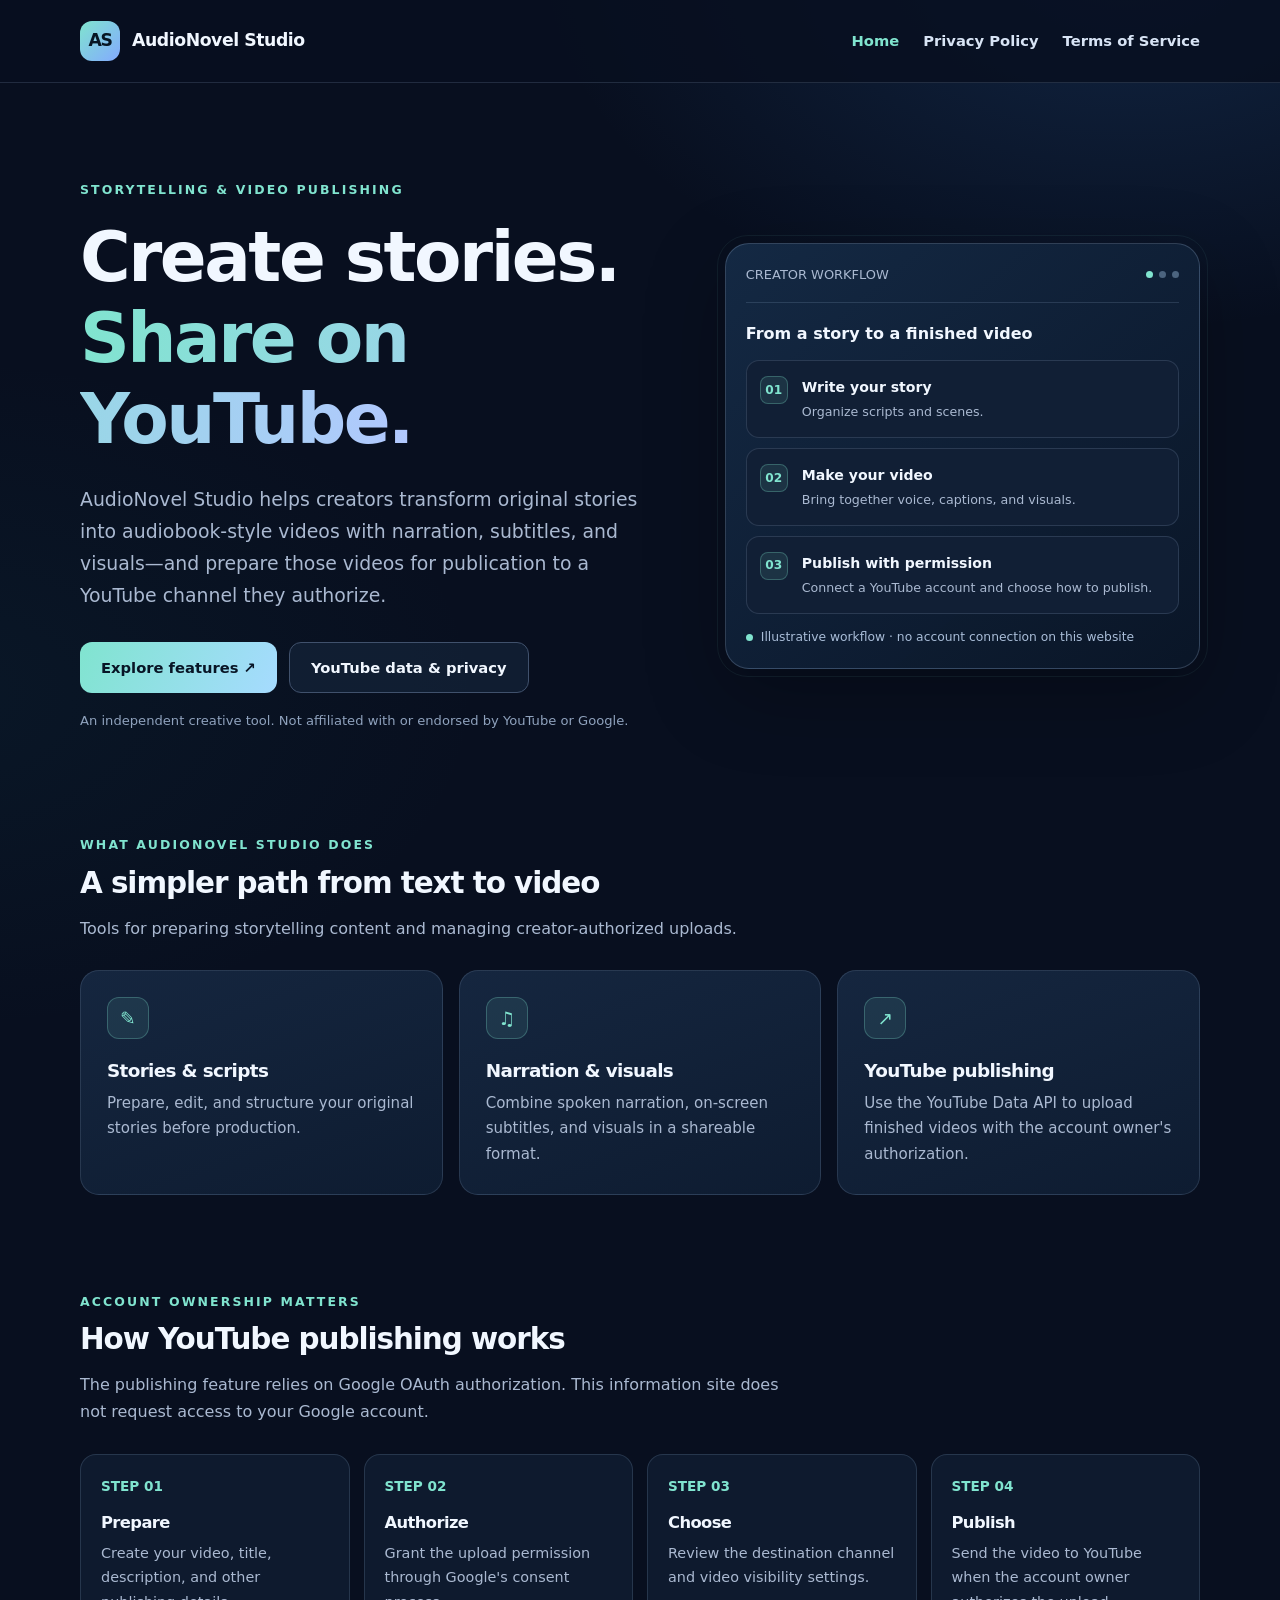
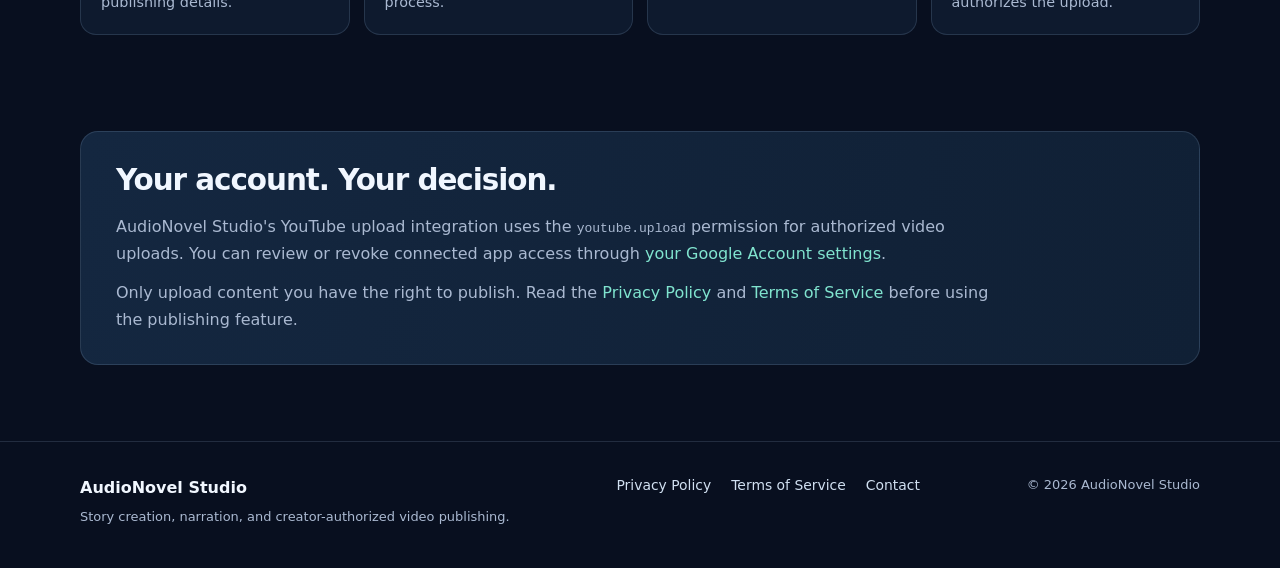
<file: index.html>
<!doctype html>
<html lang="en">
<head>
  <meta charset="utf-8">
  <meta name="viewport" content="width=device-width, initial-scale=1">
  <meta name="theme-color" content="#080f1f">
  <meta name="description" content="AudioNovel Studio helps creators turn written stories into narrated videos and publish to YouTube with their authorization.">
  <meta property="og:type" content="website">
  <meta property="og:title" content="AudioNovel Studio | Create stories. Share on YouTube.">
  <meta property="og:description" content="Create narrated storytelling videos and manage authorized publishing to YouTube.">
  <title>AudioNovel Studio | Create stories. Share on YouTube.</title>
  <link rel="icon" type="image/svg+xml" href="favicon.svg">
  <link rel="stylesheet" href="styles.css">
</head>
<body>
  <a class="skip-link" href="#main">Skip to content</a>
  <header class="site-header">
    <div class="container header-row">
      <a class="brand" href="index.html" aria-label="AudioNovel Studio home"><span class="brand-mark" aria-hidden="true">AS</span>AudioNovel Studio</a>
      <nav class="main-nav" aria-label="Main navigation">
        <a href="index.html" aria-current="page">Home</a>
        <a href="privacy.html">Privacy Policy</a>
        <a href="terms.html">Terms of Service</a>
      </nav>
    </div>
  </header>
  <main id="main">
    <section class="hero">
      <div class="container hero-grid">
        <div>
          <div class="eyebrow">Storytelling &amp; video publishing</div>
          <h1>Create stories.<br><span>Share on YouTube.</span></h1>
          <p class="lead">AudioNovel Studio helps creators transform original stories into audiobook-style videos with narration, subtitles, and visuals—and prepare those videos for publication to a YouTube channel they authorize.</p>
          <div class="actions">
            <a class="button" href="#features">Explore features <span aria-hidden="true">&nbsp;↗</span></a>
            <a class="button button-outline" href="privacy.html">YouTube data &amp; privacy</a>
          </div>
          <p class="micro">An independent creative tool. Not affiliated with or endorsed by YouTube or Google.</p>
        </div>
        <div class="preview" aria-label="Illustration of an authorized publishing workflow">
          <div class="preview-head"><span>CREATOR WORKFLOW</span><div class="dots" aria-hidden="true"><i></i><i></i><i></i></div></div>
          <p class="preview-title">From a story to a finished video</p>
          <div class="preview-item"><span class="preview-number">01</span><div><strong>Write your story</strong><small>Organize scripts and scenes.</small></div></div>
          <div class="preview-item"><span class="preview-number">02</span><div><strong>Make your video</strong><small>Bring together voice, captions, and visuals.</small></div></div>
          <div class="preview-item"><span class="preview-number">03</span><div><strong>Publish with permission</strong><small>Connect a YouTube account and choose how to publish.</small></div></div>
          <div class="status">Illustrative workflow · no account connection on this website</div>
        </div>
      </div>
    </section>
    <section class="section" id="features">
      <div class="container">
        <div class="section-title"><div class="eyebrow">What AudioNovel Studio does</div><h2>A simpler path from text to video</h2><p>Tools for preparing storytelling content and managing creator-authorized uploads.</p></div>
        <div class="card-grid">
          <article class="card"><div class="card-icon" aria-hidden="true">✎</div><h3>Stories &amp; scripts</h3><p>Prepare, edit, and structure your original stories before production.</p></article>
          <article class="card"><div class="card-icon" aria-hidden="true">♫</div><h3>Narration &amp; visuals</h3><p>Combine spoken narration, on-screen subtitles, and visuals in a shareable format.</p></article>
          <article class="card"><div class="card-icon" aria-hidden="true">↗</div><h3>YouTube publishing</h3><p>Use the YouTube Data API to upload finished videos with the account owner's authorization.</p></article>
        </div>
      </div>
    </section>
    <section class="section" id="workflow">
      <div class="container">
        <div class="section-title"><div class="eyebrow">Account ownership matters</div><h2>How YouTube publishing works</h2><p>The publishing feature relies on Google OAuth authorization. This information site does not request access to your Google account.</p></div>
        <div class="steps">
          <article class="step"><div class="step-number">STEP 01</div><h3>Prepare</h3><p>Create your video, title, description, and other publishing details.</p></article>
          <article class="step"><div class="step-number">STEP 02</div><h3>Authorize</h3><p>Grant the upload permission through Google's consent process.</p></article>
          <article class="step"><div class="step-number">STEP 03</div><h3>Choose</h3><p>Review the destination channel and video visibility settings.</p></article>
          <article class="step"><div class="step-number">STEP 04</div><h3>Publish</h3><p>Send the video to YouTube when the account owner authorizes the upload.</p></article>
        </div>
      </div>
    </section>
    <section class="section">
      <div class="container">
        <div class="notice"><h2>Your account. Your decision.</h2><p>AudioNovel Studio's YouTube upload integration uses the <code>youtube.upload</code> permission for authorized video uploads. You can review or revoke connected app access through <a href="https://myaccount.google.com/permissions" target="_blank" rel="noopener noreferrer">your Google Account settings</a>.</p><p>Only upload content you have the right to publish. Read the <a href="privacy.html">Privacy Policy</a> and <a href="terms.html">Terms of Service</a> before using the publishing feature.</p></div>
      </div>
    </section>
  </main>
  <footer class="site-footer">
    <div class="container footer-row"><div><strong>AudioNovel Studio</strong><div><small>Story creation, narration, and creator-authorized video publishing.</small></div></div><nav class="footer-links" aria-label="Legal and contact"><a href="privacy.html">Privacy Policy</a><a href="terms.html">Terms of Service</a><a href="mailto:nguyenming6464@gmail.com">Contact</a></nav><small>&copy; 2026 AudioNovel Studio</small></div>
  </footer>
</body>
</html>
</file>
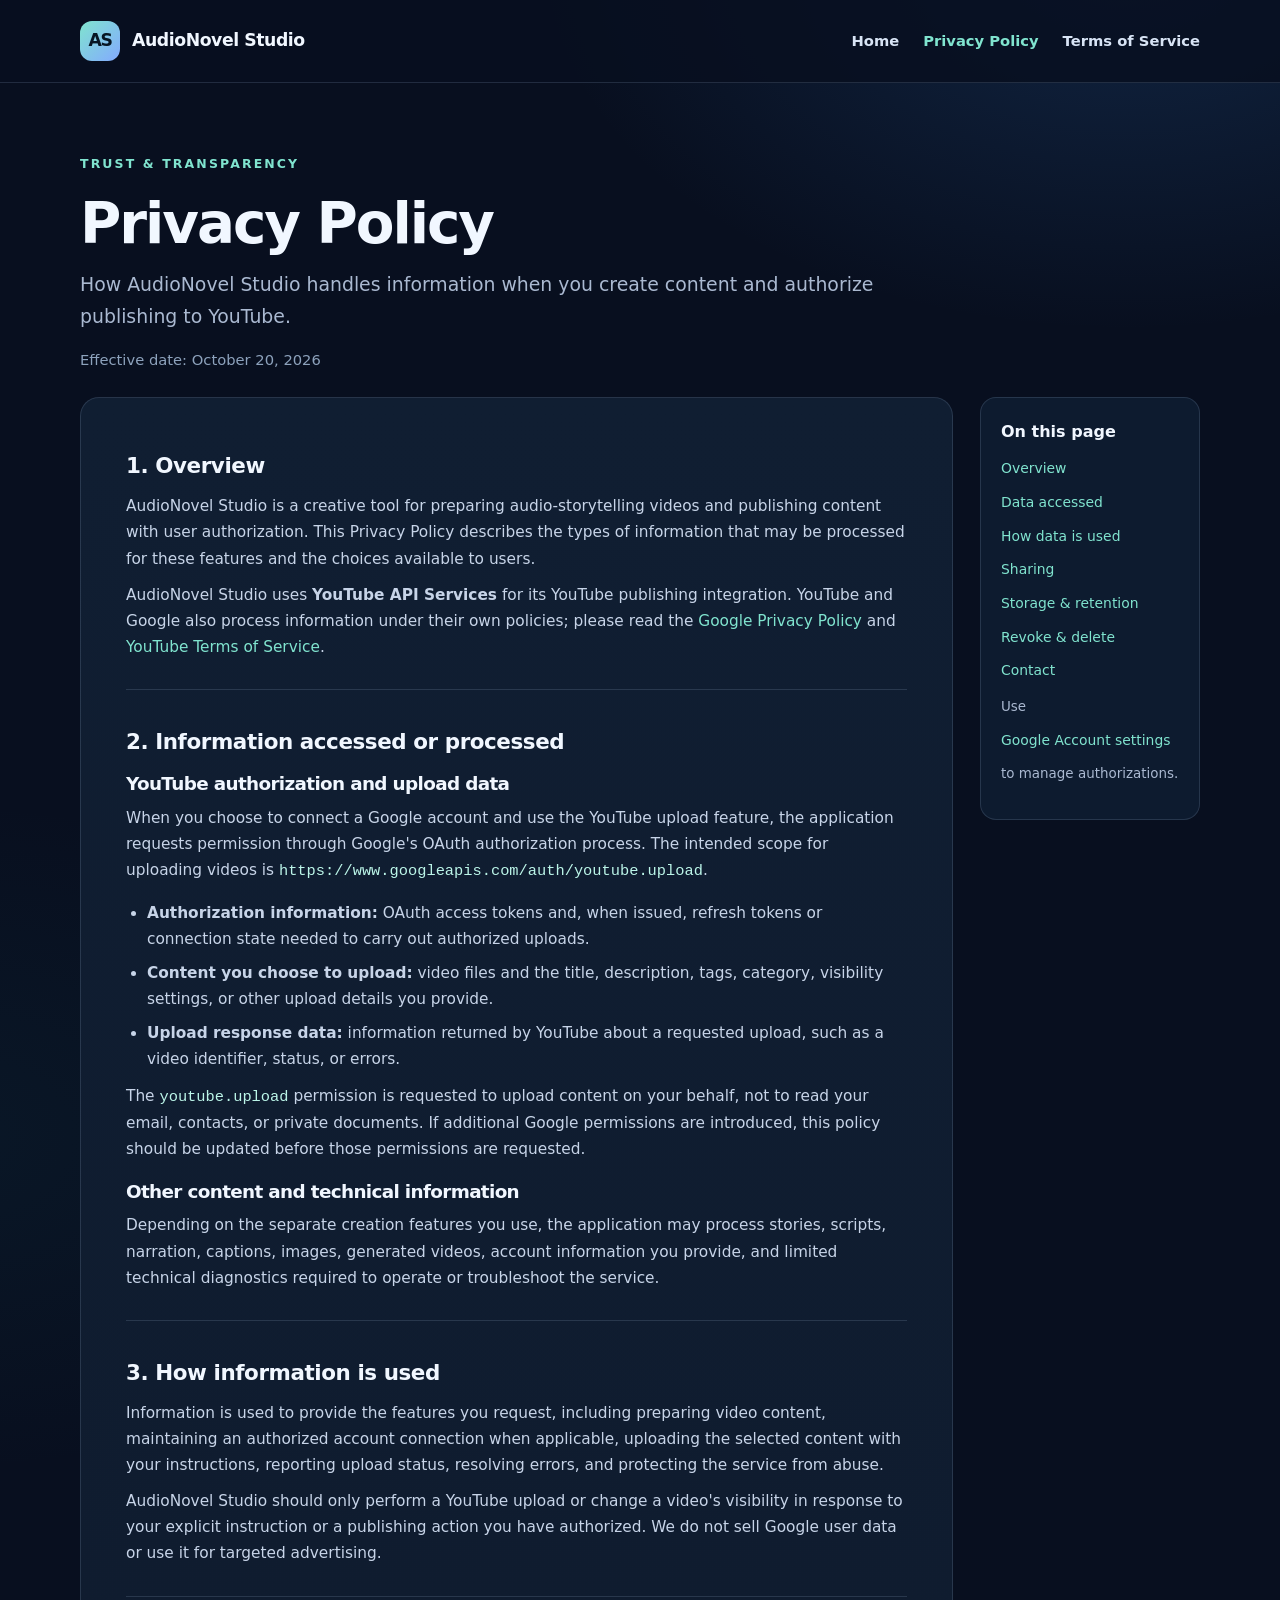
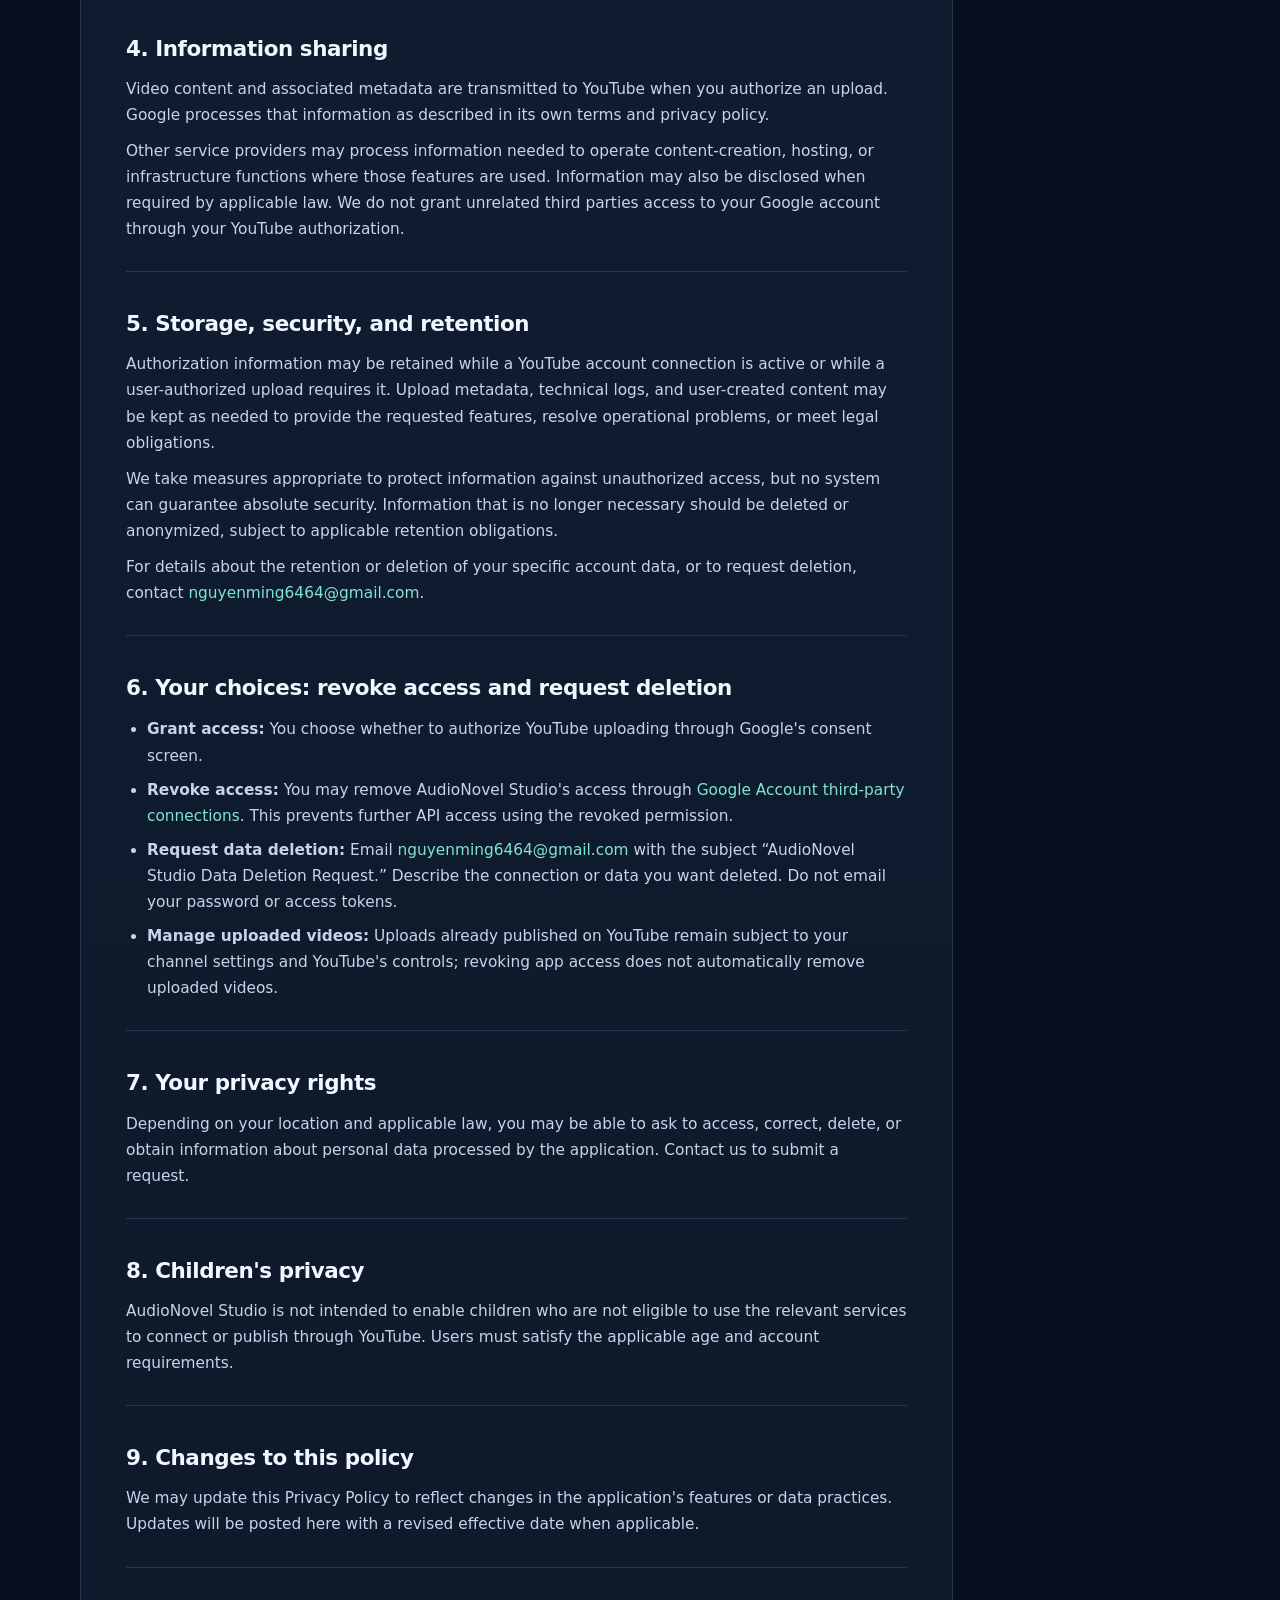
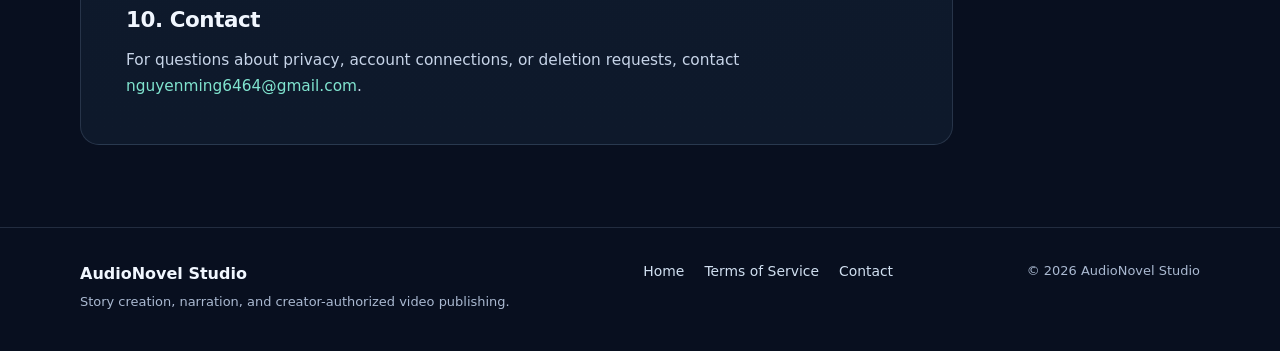
<file: privacy.html>
<!doctype html>
<html lang="en">
<head>
  <meta charset="utf-8">
  <meta name="viewport" content="width=device-width, initial-scale=1">
  <meta name="theme-color" content="#080f1f">
  <meta name="description" content="Learn how AudioNovel Studio handles information associated with authorized YouTube video uploads.">
  <title>Privacy Policy | AudioNovel Studio</title>
  <link rel="icon" type="image/svg+xml" href="favicon.svg">
  <link rel="stylesheet" href="styles.css">
</head>
<body>
  <a class="skip-link" href="#main">Skip to content</a>
  <header class="site-header"><div class="container header-row"><a class="brand" href="index.html" aria-label="AudioNovel Studio home"><span class="brand-mark" aria-hidden="true">AS</span>AudioNovel Studio</a><nav class="main-nav" aria-label="Main navigation"><a href="index.html">Home</a><a href="privacy.html" aria-current="page">Privacy Policy</a><a href="terms.html">Terms of Service</a></nav></div></header>
  <main id="main">
    <section class="doc-hero"><div class="container"><div class="eyebrow">Trust &amp; transparency</div><h1>Privacy Policy</h1><p class="lead">How AudioNovel Studio handles information when you create content and authorize publishing to YouTube.</p><p class="doc-date">Effective date: October 20, 2026</p></div></section>
    <div class="container doc-wrap"><div class="doc-layout">
      <article class="doc-article">
        <section id="overview"><h2>1. Overview</h2><p>AudioNovel Studio is a creative tool for preparing audio-storytelling videos and publishing content with user authorization. This Privacy Policy describes the types of information that may be processed for these features and the choices available to users.</p><p>AudioNovel Studio uses <strong>YouTube API Services</strong> for its YouTube publishing integration. YouTube and Google also process information under their own policies; please read the <a href="https://policies.google.com/privacy" target="_blank" rel="noopener noreferrer">Google Privacy Policy</a> and <a href="https://www.youtube.com/t/terms" target="_blank" rel="noopener noreferrer">YouTube Terms of Service</a>.</p></section>
        <section id="information"><h2>2. Information accessed or processed</h2><h3>YouTube authorization and upload data</h3><p>When you choose to connect a Google account and use the YouTube upload feature, the application requests permission through Google's OAuth authorization process. The intended scope for uploading videos is <code>https://www.googleapis.com/auth/youtube.upload</code>.</p><ul><li><strong>Authorization information:</strong> OAuth access tokens and, when issued, refresh tokens or connection state needed to carry out authorized uploads.</li><li><strong>Content you choose to upload:</strong> video files and the title, description, tags, category, visibility settings, or other upload details you provide.</li><li><strong>Upload response data:</strong> information returned by YouTube about a requested upload, such as a video identifier, status, or errors.</li></ul><p>The <code>youtube.upload</code> permission is requested to upload content on your behalf, not to read your email, contacts, or private documents. If additional Google permissions are introduced, this policy should be updated before those permissions are requested.</p><h3>Other content and technical information</h3><p>Depending on the separate creation features you use, the application may process stories, scripts, narration, captions, images, generated videos, account information you provide, and limited technical diagnostics required to operate or troubleshoot the service.</p></section>
        <section id="purposes"><h2>3. How information is used</h2><p>Information is used to provide the features you request, including preparing video content, maintaining an authorized account connection when applicable, uploading the selected content with your instructions, reporting upload status, resolving errors, and protecting the service from abuse.</p><p>AudioNovel Studio should only perform a YouTube upload or change a video's visibility in response to your explicit instruction or a publishing action you have authorized. We do not sell Google user data or use it for targeted advertising.</p></section>
        <section id="sharing"><h2>4. Information sharing</h2><p>Video content and associated metadata are transmitted to YouTube when you authorize an upload. Google processes that information as described in its own terms and privacy policy.</p><p>Other service providers may process information needed to operate content-creation, hosting, or infrastructure functions where those features are used. Information may also be disclosed when required by applicable law. We do not grant unrelated third parties access to your Google account through your YouTube authorization.</p></section>
        <section id="storage"><h2>5. Storage, security, and retention</h2><p>Authorization information may be retained while a YouTube account connection is active or while a user-authorized upload requires it. Upload metadata, technical logs, and user-created content may be kept as needed to provide the requested features, resolve operational problems, or meet legal obligations.</p><p>We take measures appropriate to protect information against unauthorized access, but no system can guarantee absolute security. Information that is no longer necessary should be deleted or anonymized, subject to applicable retention obligations.</p><p>For details about the retention or deletion of your specific account data, or to request deletion, contact <a href="mailto:nguyenming6464@gmail.com">nguyenming6464@gmail.com</a>.</p></section>
        <section id="controls"><h2>6. Your choices: revoke access and request deletion</h2><ul><li><strong>Grant access:</strong> You choose whether to authorize YouTube uploading through Google's consent screen.</li><li><strong>Revoke access:</strong> You may remove AudioNovel Studio's access through <a href="https://myaccount.google.com/permissions" target="_blank" rel="noopener noreferrer">Google Account third-party connections</a>. This prevents further API access using the revoked permission.</li><li><strong>Request data deletion:</strong> Email <a href="mailto:nguyenming6464@gmail.com?subject=AudioNovel%20Studio%20Data%20Deletion%20Request">nguyenming6464@gmail.com</a> with the subject “AudioNovel Studio Data Deletion Request.” Describe the connection or data you want deleted. Do not email your password or access tokens.</li><li><strong>Manage uploaded videos:</strong> Uploads already published on YouTube remain subject to your channel settings and YouTube's controls; revoking app access does not automatically remove uploaded videos.</li></ul></section>
        <section id="rights"><h2>7. Your privacy rights</h2><p>Depending on your location and applicable law, you may be able to ask to access, correct, delete, or obtain information about personal data processed by the application. Contact us to submit a request.</p></section>
        <section id="children"><h2>8. Children's privacy</h2><p>AudioNovel Studio is not intended to enable children who are not eligible to use the relevant services to connect or publish through YouTube. Users must satisfy the applicable age and account requirements.</p></section>
        <section id="changes"><h2>9. Changes to this policy</h2><p>We may update this Privacy Policy to reflect changes in the application's features or data practices. Updates will be posted here with a revised effective date when applicable.</p></section>
        <section id="contact"><h2>10. Contact</h2><p>For questions about privacy, account connections, or deletion requests, contact <a href="mailto:nguyenming6464@gmail.com">nguyenming6464@gmail.com</a>.</p></section>
      </article>
      <aside class="doc-aside" aria-label="On this page"><strong>On this page</strong><a href="#overview">Overview</a><a href="#information">Data accessed</a><a href="#purposes">How data is used</a><a href="#sharing">Sharing</a><a href="#storage">Storage &amp; retention</a><a href="#controls">Revoke &amp; delete</a><a href="#contact">Contact</a><p>Use <a href="https://myaccount.google.com/permissions" target="_blank" rel="noopener noreferrer">Google Account settings</a> to manage authorizations.</p></aside>
    </div></div>
  </main>
  <footer class="site-footer"><div class="container footer-row"><div><strong>AudioNovel Studio</strong><div><small>Story creation, narration, and creator-authorized video publishing.</small></div></div><nav class="footer-links" aria-label="Legal and contact"><a href="index.html">Home</a><a href="terms.html">Terms of Service</a><a href="mailto:nguyenming6464@gmail.com">Contact</a></nav><small>&copy; 2026 AudioNovel Studio</small></div></footer>
</body>
</html>
</file>
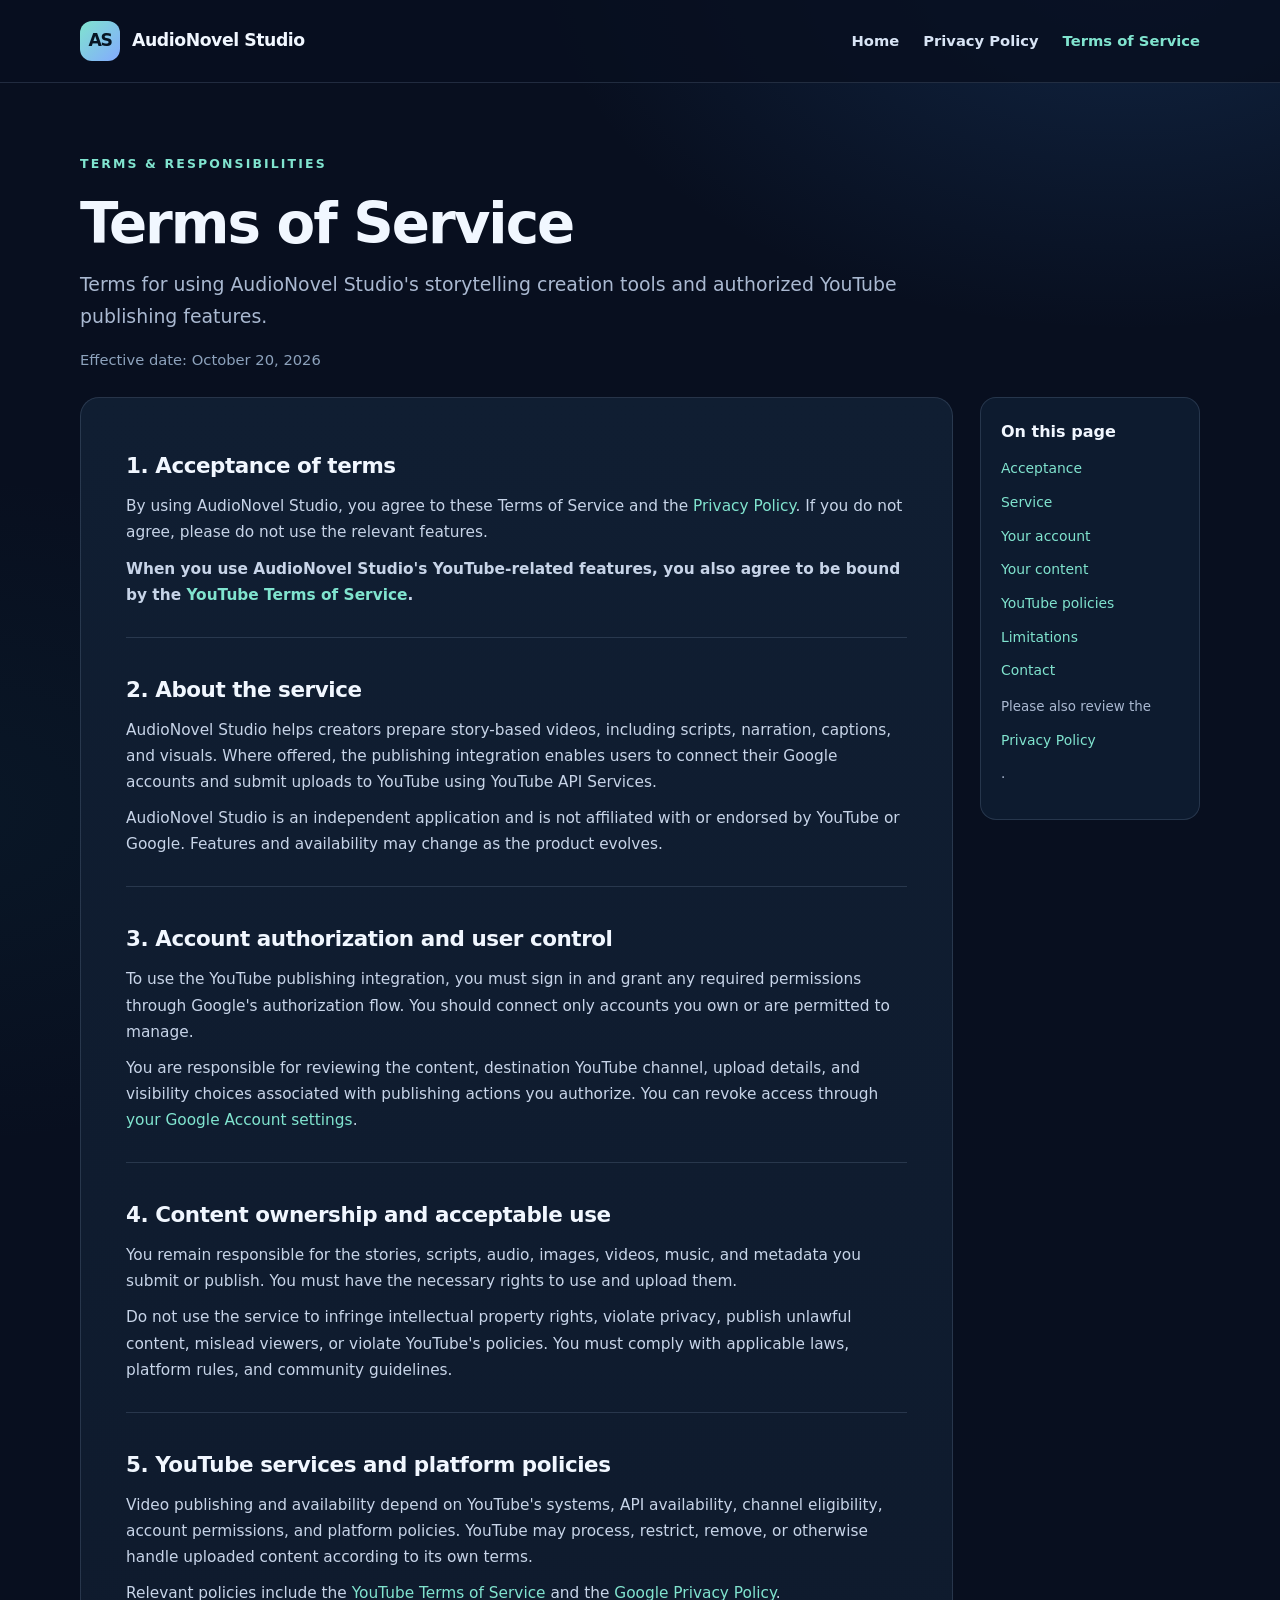
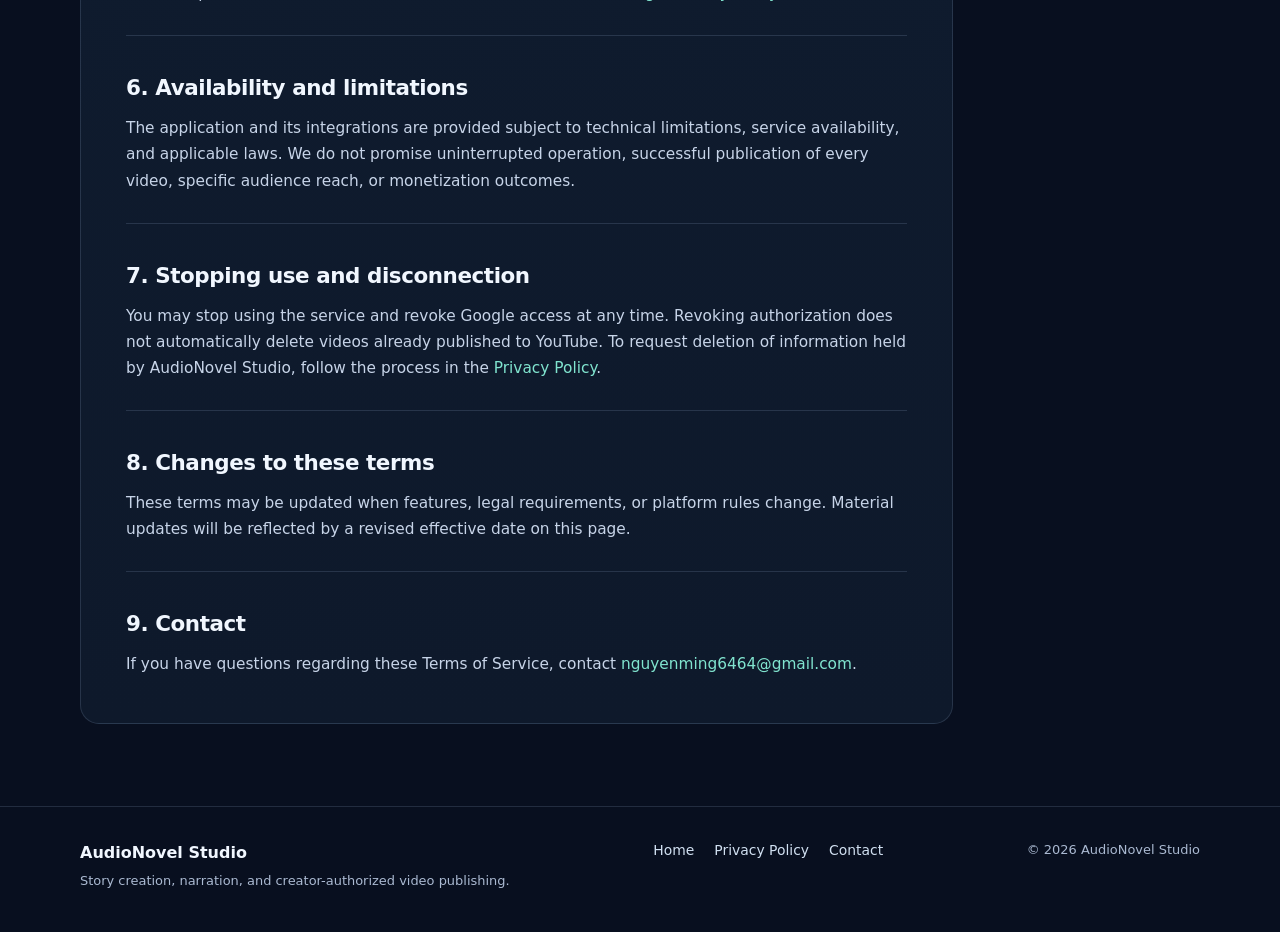
<file: terms.html>
<!doctype html>
<html lang="en">
<head>
  <meta charset="utf-8">
  <meta name="viewport" content="width=device-width, initial-scale=1">
  <meta name="theme-color" content="#080f1f">
  <meta name="description" content="Terms of Service for AudioNovel Studio, including responsible use of creator-authorized YouTube publishing.">
  <title>Terms of Service | AudioNovel Studio</title>
  <link rel="icon" type="image/svg+xml" href="favicon.svg">
  <link rel="stylesheet" href="styles.css">
</head>
<body>
  <a class="skip-link" href="#main">Skip to content</a>
  <header class="site-header"><div class="container header-row"><a class="brand" href="index.html" aria-label="AudioNovel Studio home"><span class="brand-mark" aria-hidden="true">AS</span>AudioNovel Studio</a><nav class="main-nav" aria-label="Main navigation"><a href="index.html">Home</a><a href="privacy.html">Privacy Policy</a><a href="terms.html" aria-current="page">Terms of Service</a></nav></div></header>
  <main id="main">
    <section class="doc-hero"><div class="container"><div class="eyebrow">Terms &amp; responsibilities</div><h1>Terms of Service</h1><p class="lead">Terms for using AudioNovel Studio's storytelling creation tools and authorized YouTube publishing features.</p><p class="doc-date">Effective date: October 20, 2026</p></div></section>
    <div class="container doc-wrap"><div class="doc-layout">
      <article class="doc-article">
        <section id="acceptance"><h2>1. Acceptance of terms</h2><p>By using AudioNovel Studio, you agree to these Terms of Service and the <a href="privacy.html">Privacy Policy</a>. If you do not agree, please do not use the relevant features.</p><p><strong>When you use AudioNovel Studio's YouTube-related features, you also agree to be bound by the <a href="https://www.youtube.com/t/terms" target="_blank" rel="noopener noreferrer">YouTube Terms of Service</a>.</strong></p></section>
        <section id="service"><h2>2. About the service</h2><p>AudioNovel Studio helps creators prepare story-based videos, including scripts, narration, captions, and visuals. Where offered, the publishing integration enables users to connect their Google accounts and submit uploads to YouTube using YouTube API Services.</p><p>AudioNovel Studio is an independent application and is not affiliated with or endorsed by YouTube or Google. Features and availability may change as the product evolves.</p></section>
        <section id="account"><h2>3. Account authorization and user control</h2><p>To use the YouTube publishing integration, you must sign in and grant any required permissions through Google's authorization flow. You should connect only accounts you own or are permitted to manage.</p><p>You are responsible for reviewing the content, destination YouTube channel, upload details, and visibility choices associated with publishing actions you authorize. You can revoke access through <a href="https://myaccount.google.com/permissions" target="_blank" rel="noopener noreferrer">your Google Account settings</a>.</p></section>
        <section id="content"><h2>4. Content ownership and acceptable use</h2><p>You remain responsible for the stories, scripts, audio, images, videos, music, and metadata you submit or publish. You must have the necessary rights to use and upload them.</p><p>Do not use the service to infringe intellectual property rights, violate privacy, publish unlawful content, mislead viewers, or violate YouTube's policies. You must comply with applicable laws, platform rules, and community guidelines.</p></section>
        <section id="youtube"><h2>5. YouTube services and platform policies</h2><p>Video publishing and availability depend on YouTube's systems, API availability, channel eligibility, account permissions, and platform policies. YouTube may process, restrict, remove, or otherwise handle uploaded content according to its own terms.</p><p>Relevant policies include the <a href="https://www.youtube.com/t/terms" target="_blank" rel="noopener noreferrer">YouTube Terms of Service</a> and the <a href="https://policies.google.com/privacy" target="_blank" rel="noopener noreferrer">Google Privacy Policy</a>.</p></section>
        <section id="limitations"><h2>6. Availability and limitations</h2><p>The application and its integrations are provided subject to technical limitations, service availability, and applicable laws. We do not promise uninterrupted operation, successful publication of every video, specific audience reach, or monetization outcomes.</p></section>
        <section id="termination"><h2>7. Stopping use and disconnection</h2><p>You may stop using the service and revoke Google access at any time. Revoking authorization does not automatically delete videos already published to YouTube. To request deletion of information held by AudioNovel Studio, follow the process in the <a href="privacy.html#controls">Privacy Policy</a>.</p></section>
        <section id="changes"><h2>8. Changes to these terms</h2><p>These terms may be updated when features, legal requirements, or platform rules change. Material updates will be reflected by a revised effective date on this page.</p></section>
        <section id="contact"><h2>9. Contact</h2><p>If you have questions regarding these Terms of Service, contact <a href="mailto:nguyenming6464@gmail.com">nguyenming6464@gmail.com</a>.</p></section>
      </article>
      <aside class="doc-aside" aria-label="On this page"><strong>On this page</strong><a href="#acceptance">Acceptance</a><a href="#service">Service</a><a href="#account">Your account</a><a href="#content">Your content</a><a href="#youtube">YouTube policies</a><a href="#limitations">Limitations</a><a href="#contact">Contact</a><p>Please also review the <a href="privacy.html">Privacy Policy</a>.</p></aside>
    </div></div>
  </main>
  <footer class="site-footer"><div class="container footer-row"><div><strong>AudioNovel Studio</strong><div><small>Story creation, narration, and creator-authorized video publishing.</small></div></div><nav class="footer-links" aria-label="Legal and contact"><a href="index.html">Home</a><a href="privacy.html">Privacy Policy</a><a href="mailto:nguyenming6464@gmail.com">Contact</a></nav><small>&copy; 2026 AudioNovel Studio</small></div></footer>
</body>
</html>
</file>
<file: styles.css>
:root {
  color-scheme: dark;
  --bg: #080f1f;
  --bg-elevated: #0f1c30;
  --panel: #111f35;
  --panel-2: #182840;
  --text: #f1f7ff;
  --muted: #aab9d1;
  --accent: #80e4cf;
  --accent-2: #83aaff;
  --stroke: rgba(193, 217, 255, .14);
  --width: 1120px;
}
* { box-sizing: border-box; }
html { scroll-behavior: smooth; }
body {
  margin: 0;
  min-height: 100vh;
  font-family: Inter, ui-sans-serif, system-ui, -apple-system, BlinkMacSystemFont, "Segoe UI", Arial, sans-serif;
  line-height: 1.7;
  color: var(--text);
  background: radial-gradient(ellipse 780px 500px at 88% -45px, rgba(44,104,175,.25), transparent 75%),
              radial-gradient(ellipse 680px 420px at -5% 32%, rgba(22,100,115,.095), transparent 80%),
              var(--bg);
}
a { color: var(--accent); text-decoration: none; }
a:hover { text-decoration: underline; }
a:focus-visible { outline: 2px solid var(--accent); outline-offset: 4px; border-radius: 3px; }
.skip-link { position: absolute; left: 12px; top: -56px; background: var(--accent); color: var(--bg); padding: 8px 14px; z-index: 20; }
.skip-link:focus { top: 10px; }
.container { width: min(calc(100% - 44px), var(--width)); margin-inline: auto; }
.site-header { border-bottom: 1px solid var(--stroke); background: rgba(8,15,31,.84); }
.header-row { min-height: 82px; display: flex; justify-content: space-between; align-items: center; gap: 22px; }
.brand { display: inline-flex; align-items: center; gap: 12px; color: var(--text); font-weight: 820; font-size: 1.08rem; letter-spacing: -.025em; white-space: nowrap; }
.brand:hover { text-decoration: none; }
.brand-mark { width: 40px; height: 40px; display: grid; place-items: center; flex: 0 0 40px; color: #071624; background: linear-gradient(135deg, var(--accent), var(--accent-2)); border-radius: 12px; font-weight: 900; letter-spacing: -.08em; }
.main-nav { display: flex; align-items: center; gap: 24px; flex-wrap: wrap; }
.main-nav a { color: #d8e4f5; font-size: .92rem; font-weight: 560; }
.main-nav a[aria-current="page"], .main-nav a:hover { color: var(--accent); }
.eyebrow { color: var(--accent); font-size: .78rem; font-weight: 790; text-transform: uppercase; letter-spacing: .17em; }
h1, h2, h3 { line-height: 1.17; letter-spacing: -.036em; }
h1 { font-size: clamp(2.55rem, 5.4vw, 4.75rem); margin: 17px 0 23px; }
h2 { font-size: clamp(1.52rem, 2.3vw, 2.05rem); margin: 10px 0 15px; }
h3 { font-size: 1.15rem; margin: 0 0 9px; }
.lead { color: var(--muted); font-size: clamp(1.01rem, 1.6vw, 1.18rem); max-width: 665px; margin: 0; }
.hero { padding: 96px 0 82px; }
.hero-grid { display: grid; grid-template-columns: minmax(0, 1.1fr) minmax(330px, .9fr); align-items: center; gap: clamp(32px, 5vw, 76px); }
.hero h1 span { background: linear-gradient(95deg, var(--accent), #b2c8ff); background-clip: text; -webkit-background-clip: text; color: transparent; }
.actions { display: flex; gap: 12px; margin-top: 31px; flex-wrap: wrap; }
.button { display: inline-flex; align-items: center; justify-content: center; min-height: 47px; border-radius: 12px; padding: 12px 21px; font-size: .92rem; font-weight: 760; background: linear-gradient(115deg, var(--accent), #a6dbff); color: #081526; transition: transform .2s; }
.button:hover { text-decoration: none; transform: translateY(-2px); }
.button-outline { background: rgba(20,36,58,.7); color: var(--text); border: 1px solid #40516c; }
.micro { color: #8fa2bd; font-size: .82rem; margin: 17px 0 0; }
.preview { position: relative; border-radius: 24px; border: 1px solid rgba(193,217,255,.2); box-shadow: 0 25px 80px rgba(0,0,0,.27); padding: 20px; background: linear-gradient(140deg, rgba(21,43,70,.95), rgba(10,22,40,.98)); }
.preview::before { content: ""; position: absolute; inset: -9px; border: 1px solid rgba(128,228,207,.07); border-radius: 31px; pointer-events: none; }
.preview-head { display: flex; justify-content: space-between; align-items: center; padding-bottom: 16px; color: var(--muted); font-size: .81rem; border-bottom: 1px solid var(--stroke); }
.dots { display: flex; gap: 6px; }
.dots i { width: 7px; height: 7px; border-radius: 50%; background: #4c647f; }
.dots i:first-child { background: var(--accent); }
.preview-title { color: var(--text); margin: 17px 0 13px; font-weight: 760; }
.preview-item { display: flex; gap: 14px; padding: 15px 13px; margin-top: 10px; border: 1px solid var(--stroke); border-radius: 13px; background: #111f35; align-items: flex-start; }
.preview-number { flex: 0 0 28px; width: 28px; height: 28px; border: 1px solid rgba(128,228,207,.27); background: rgba(128,228,207,.1); border-radius: 8px; color: var(--accent); display: grid; place-items: center; font-size: .76rem; font-weight: 800; }
.preview-item strong { display: block; font-size: .88rem; }
.preview-item small { display: block; color: var(--muted); font-size: .79rem; line-height: 1.5; margin-top: 3px; }
.status { margin-top: 13px; display: flex; gap: 8px; align-items: center; font-size: .77rem; color: #a9bdd8; }
.status::before { content: ""; width: 7px; height: 7px; background: var(--accent); border-radius: 50%; }
.section { padding: 20px 0 76px; }
.section-title { max-width: 710px; margin-bottom: 28px; }
.section-title p { color: var(--muted); margin: 0; }
.card-grid { display: grid; grid-template-columns: repeat(3,minmax(0,1fr)); gap: 16px; }
.card { background: linear-gradient(160deg, #15263f, #0e1c31); border: 1px solid var(--stroke); border-radius: 19px; padding: 26px; }
.card p { color: var(--muted); margin: 0; font-size: .94rem; }
.card-icon { display: grid; place-items: center; width: 42px; height: 42px; border-radius: 12px; border: 1px solid rgba(128,228,207,.27); color: var(--accent); background: rgba(128,228,207,.095); margin-bottom: 21px; font-size: 1.16rem; }
.steps { display: grid; grid-template-columns: repeat(4,minmax(0,1fr)); gap: 14px; }
.step { padding: 20px; border-radius: 16px; border: 1px solid var(--stroke); background: rgba(17,31,53,.75); }
.step .step-number { color: var(--accent); font-size: .85rem; font-weight: 840; margin-bottom: 15px; }
.step h3 { font-size: 1.02rem; }
.step p { font-size: .9rem; color: var(--muted); margin: 0; }
.notice { padding: 31px 35px; background: linear-gradient(100deg, #142740, #102035); border: 1px solid var(--stroke); border-radius: 18px; }
.notice h2 { margin-top: 0; }
.notice p { color: var(--muted); margin: 0; max-width: 900px; }
.notice p + p { margin-top: 12px; }
.site-footer { border-top: 1px solid var(--stroke); padding: 32px 0 39px; }
.footer-row { display: flex; justify-content: space-between; align-items: flex-start; gap: 24px; flex-wrap: wrap; }
.footer-row strong { font-size: 1rem; }
.footer-row small { color: var(--muted); font-size: .81rem; }
.footer-links { display: flex; gap: 20px; flex-wrap: wrap; }
.footer-links a { color: #d1e0f1; font-size: .87rem; }
.doc-hero { padding: 70px 0 25px; }
.doc-hero h1 { font-size: clamp(2.25rem,4.4vw,3.6rem); margin-bottom: 11px; }
.doc-hero .lead { max-width: 880px; }
.doc-date { color: #8da2bc; margin: 15px 0 0; font-size: .92rem; }
.doc-wrap { padding: 0 0 82px; }
.doc-layout { display: grid; grid-template-columns: minmax(0,1fr) 220px; gap: 27px; align-items: start; }
.doc-article { padding: clamp(24px,4vw,45px); background: linear-gradient(180deg,#101e32,#0e192b); border-radius: 19px; border: 1px solid var(--stroke); min-width: 0; }
.doc-article section + section { padding-top: 29px; margin-top: 29px; border-top: 1px solid var(--stroke); }
.doc-article h2 { font-size: 1.34rem; letter-spacing: -.02em; }
.doc-article h3 { margin: 19px 0 5px; }
.doc-article p, .doc-article li { color: #c7d4e8; font-size: .96rem; }
.doc-article p { margin: 10px 0 0; }
.doc-article ul, .doc-article ol { padding-left: 21px; margin-bottom: 0; }
.doc-article li + li { margin-top: 8px; }
.doc-article code { color: #bbf5e8; overflow-wrap: anywhere; }
.doc-aside { position: sticky; top: 20px; padding: 20px; border-radius: 16px; border: 1px solid var(--stroke); background: rgba(16,31,52,.8); }
.doc-aside strong { display: block; margin-bottom: 12px; }
.doc-aside a { display: block; margin: 10px 0; font-size: .87rem; }
.doc-aside p { color: var(--muted); font-size: .84rem; }
@media (max-width: 950px) {
  .hero-grid { grid-template-columns: 1fr; }
  .preview { max-width: 590px; }
  .steps { grid-template-columns: repeat(2,minmax(0,1fr)); }
  .doc-layout { grid-template-columns: minmax(0,1fr); }
  .doc-aside { position: static; }
}
@media (max-width: 680px) {
  .container { width: min(calc(100% - 32px), var(--width)); }
  .header-row { flex-direction: column; align-items: flex-start; justify-content: center; padding: 16px 0; gap: 12px; }
  .main-nav { gap: 16px; }
  .hero { padding: 65px 0 64px; }
  .section { padding: 10px 0 52px; }
  .card-grid, .steps { grid-template-columns: 1fr; }
  .notice { padding: 24px; }
  .doc-hero { padding: 48px 0 22px; }
  .doc-article { padding: 22px 20px; }
  .doc-wrap { padding-bottom: 56px; }
}
@media (prefers-reduced-motion: reduce) { html { scroll-behavior: auto; } .button { transition: none; } }
</file>
